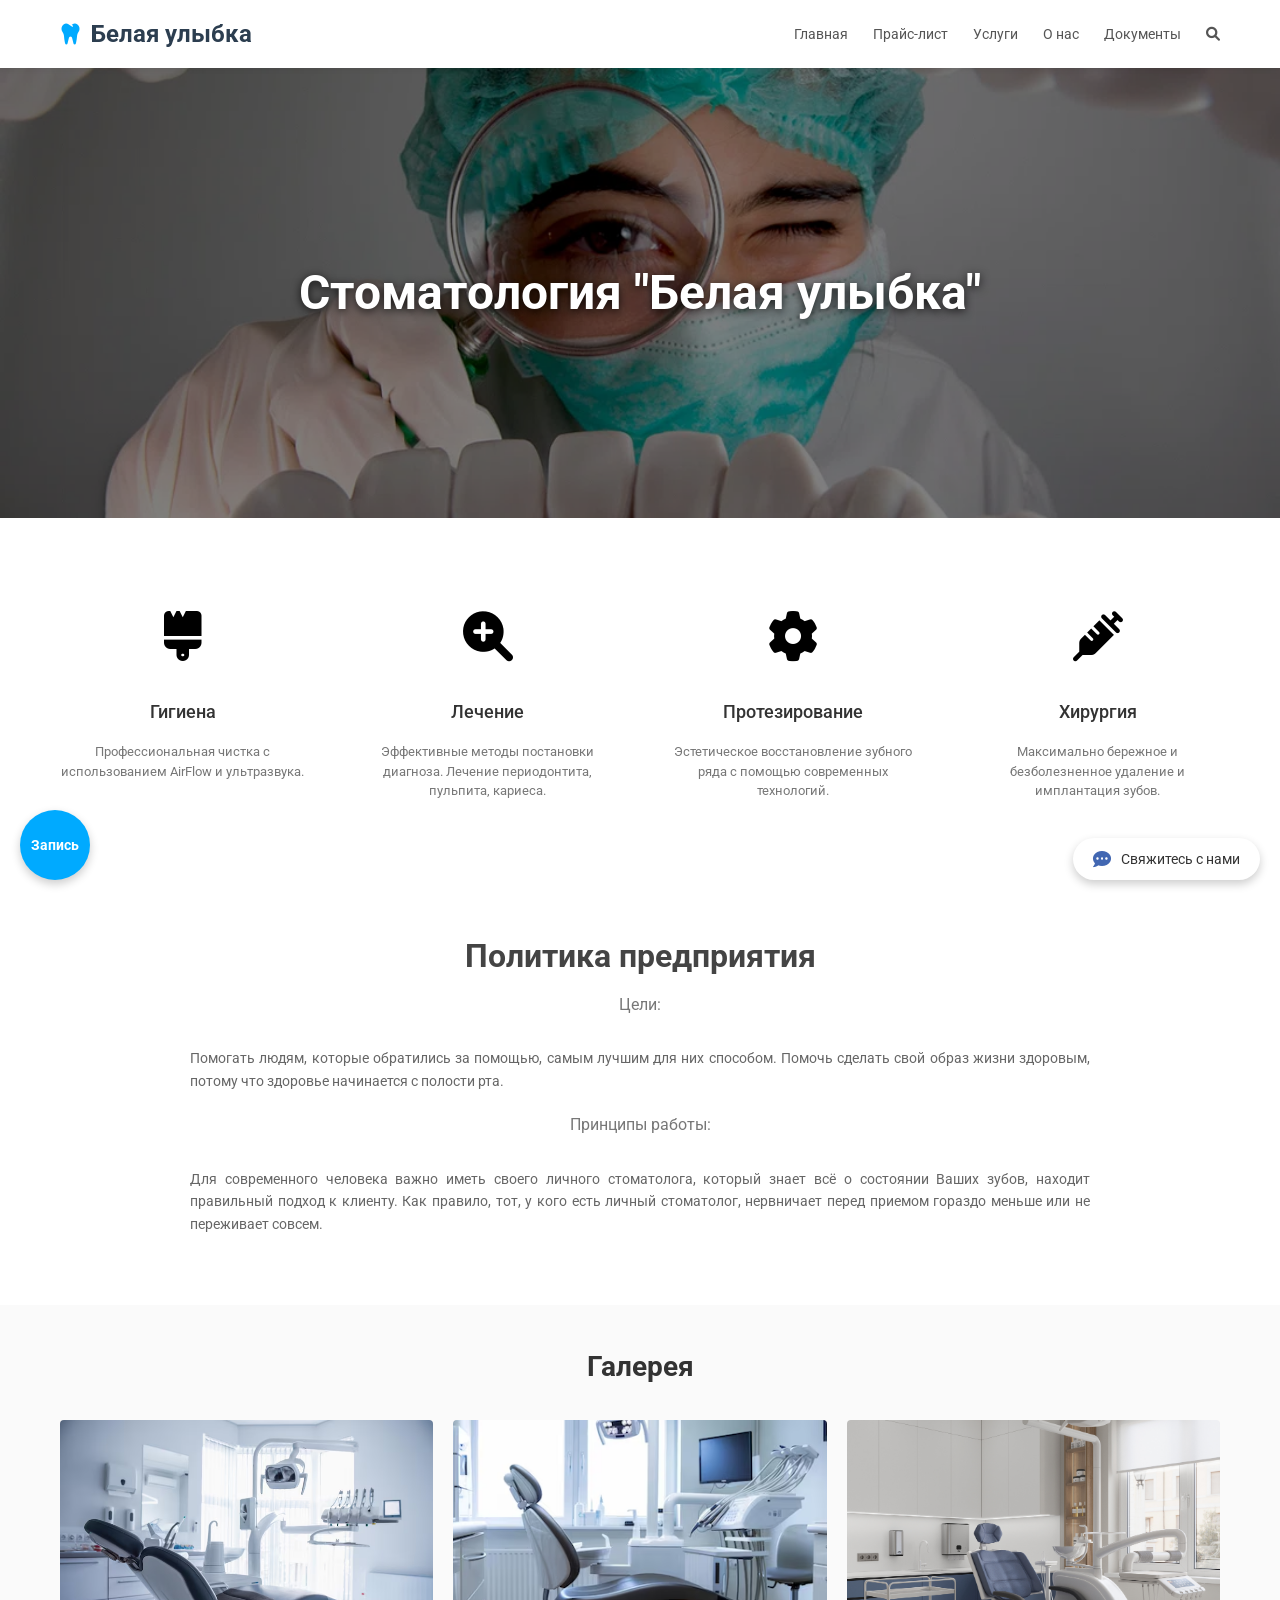
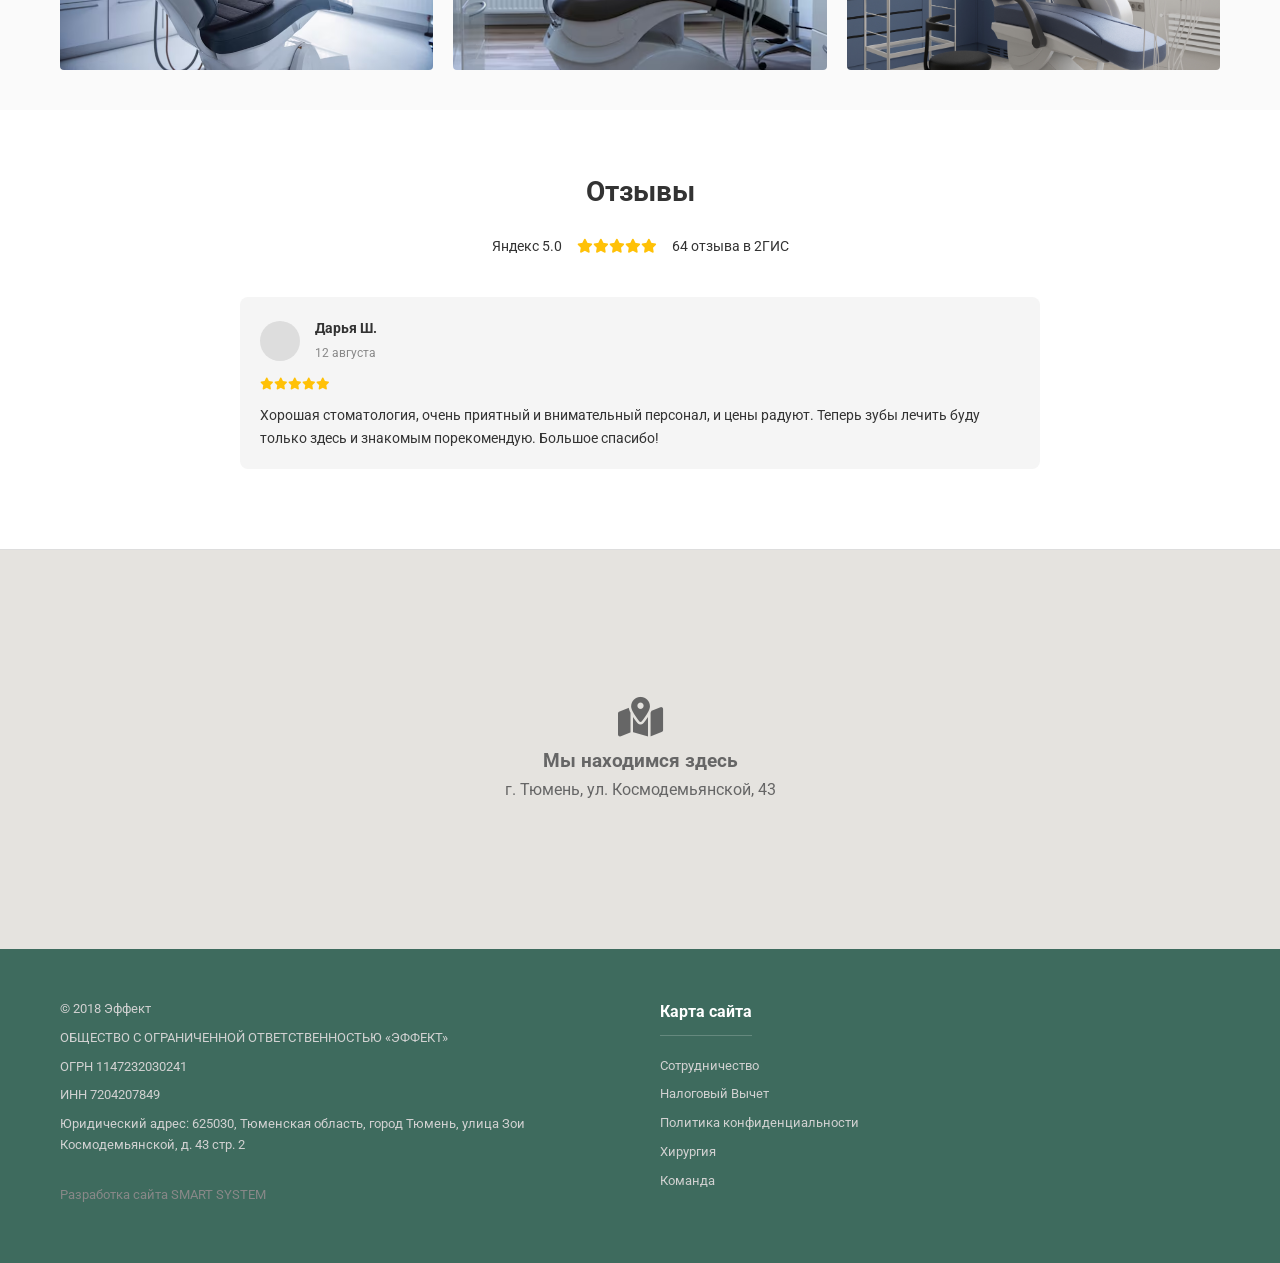
<file: сайт/index.html>
<!DOCTYPE html>
<html lang="ru">
<head>
    <meta charset="UTF-8">
    <meta name="viewport" content="width=device-width, initial-scale=1.0">
    <title>Стоматология "Белая улыбка"</title>
    <link href="https://fonts.googleapis.com/css2?family=Roboto:wght@300;400;500;700&display=swap" rel="stylesheet">
    <!-- Подключение иконок -->
    <link rel="stylesheet" href="https://cdnjs.cloudflare.com/ajax/libs/font-awesome/6.0.0/css/all.min.css">
    <!-- Подключение внешнего CSS -->
    <link rel="stylesheet" href="style.css">
</head>
<body>

    <!-- Шапка -->
    <header>
        <div class="container header-content">
            <div class="logo">
                <i class="fas fa-tooth"></i> Белая улыбка
            </div>
            <nav>
                <ul>
                    <li>Главная</li>
                    <li>Прайс-лист</li>
                    <li>Услуги</li>
                    <li>О нас</li>
                    <li>Документы</li>
                    <li><i class="fas fa-search"></i></li>
                </ul>
            </nav>
        </div>
    </header>

    <!-- Баннер с картинкой -->
    <section class="hero">
        <h1>Стоматология "Белая улыбка"</h1>
    </section>

    <!-- Услуги -->
    <section class="services container">
        <div class="services-grid">
            <div class="service-item">
                <div class="service-icon"><i class="fas fa-brush"></i></div>
                <h3>Гигиена</h3>
                <p>Профессиональная чистка с использованием AirFlow и ультразвука.</p>
            </div>
            <div class="service-item">
                <div class="service-icon"><i class="fas fa-search-plus"></i></div>
                <h3>Лечение</h3>
                <p>Эффективные методы постановки диагноза. Лечение периодонтита, пульпита, кариеса.</p>
            </div>
            <div class="service-item">
                <div class="service-icon"><i class="fas fa-cog"></i></div>
                <h3>Протезирование</h3>
                <p>Эстетическое восстановление зубного ряда с помощью современных технологий.</p>
            </div>
            <div class="service-item">
                <div class="service-icon"><i class="fas fa-syringe"></i></div>
                <h3>Хирургия</h3>
                <p>Максимально бережное и безболезненное удаление и имплантация зубов.</p>
            </div>
        </div>
    </section>

    <!-- Политика -->
    <section class="policy container">
        <h2>Политика предприятия</h2>
        <h4>Цели:</h4>
        <p>Помогать людям, которые обратились за помощью, самым лучшим для них способом. Помочь сделать свой образ жизни здоровым, потому что здоровье начинается с полости рта.</p>
        
        <h4>Принципы работы:</h4>
        <p>Для современного человека важно иметь своего личного стоматолога, который знает всё о состоянии Ваших зубов, находит правильный подход к клиенту. Как правило, тот, у кого есть личный стоматолог, нервничает перед приемом гораздо меньше или не переживает совсем.</p>
    </section>

    <!-- Галерея -->
    <section class="gallery">
        <div class="container">
            <h2>Галерея</h2>
            <div class="gallery-grid">
                <div class="gallery-item"><img src="images/11111.avif" alt="Кабинет 1"></div>
                <div class="gallery-item"><img src="images/2222222222.avif" alt="Кабинет 2"></div>
                <div class="gallery-item"><img src="images/3333333333.png" alt="Кабинет 3"></div>
            </div>
        </div>
    </section>

    <!-- Отзывы -->
    <section class="reviews container">
        <h2>Отзывы</h2>
        <div class="rating-summary">
            <span>Яндекс 5.0</span>
            <div class="stars">
                <i class="fas fa-star"></i><i class="fas fa-star"></i><i class="fas fa-star"></i><i class="fas fa-star"></i><i class="fas fa-star"></i>
            </div>
            <span>64 отзыва в 2ГИС</span>
        </div>

        <div class="review-card">
            <div class="review-header">
                <div class="avatar"></div>
                <div class="review-info">
                    <b>Дарья Ш.</b>
                    <span>12 августа</span>
                </div>
            </div>
            <div class="stars" style="font-size: 12px; margin-bottom: 10px;">
                <i class="fas fa-star"></i><i class="fas fa-star"></i><i class="fas fa-star"></i><i class="fas fa-star"></i><i class="fas fa-star"></i>
            </div>
            <p class="review-text">Хорошая стоматология, очень приятный и внимательный персонал, и цены радуют. Теперь зубы лечить буду только здесь и знакомым порекомендую. Большое спасибо!</p>
        </div>
    </section>

    <!-- Карта (Заглушка) -->
    <section class="map-section">
        <div class="map-placeholder">
            <i class="fas fa-map-marked-alt" style="font-size: 40px; margin-bottom: 10px;"></i>
            <h3>Мы находимся здесь</h3>
            <p>г. Тюмень, ул. Космодемьянской, 43</p>
        </div>
    </section>

    <!-- Подвал -->
    <footer>
        <div class="container footer-grid">
            <div class="footer-col">
                <p>© 2018 Эффект</p>
                <p>ОБЩЕСТВО С ОГРАНИЧЕННОЙ ОТВЕТСТВЕННОСТЬЮ «ЭФФЕКТ»</p>
                <p>ОГРН 1147232030241</p>
                <p>ИНН 7204207849</p>
                <p>Юридический адрес: 625030, Тюменская область, город Тюмень, улица Зои Космодемьянской, д. 43 стр. 2</p>
                <br>
                <p style="color: #888;">Разработка сайта SMART SYSTEM</p>
            </div>
            <div class="footer-col">
                <h4>Карта сайта</h4>
                <ul>
                    <li>Сотрудничество</li>
                    <li>Налоговый Вычет</li>
                    <li>Политика конфиденциальности</li>
                    <li>Хирургия</li>
                    <li>Команда</li>
                </ul>
            </div>
        </div>
    </footer>

    <!-- Плавающие кнопки -->
    <div class="fixed-btn btn-appointment">
        Запись
    </div>

    <div class="fixed-btn btn-chat">
        <i class="fas fa-comment-dots"></i>
        Свяжитесь с нами
    </div>

</body>
</html>
</file>
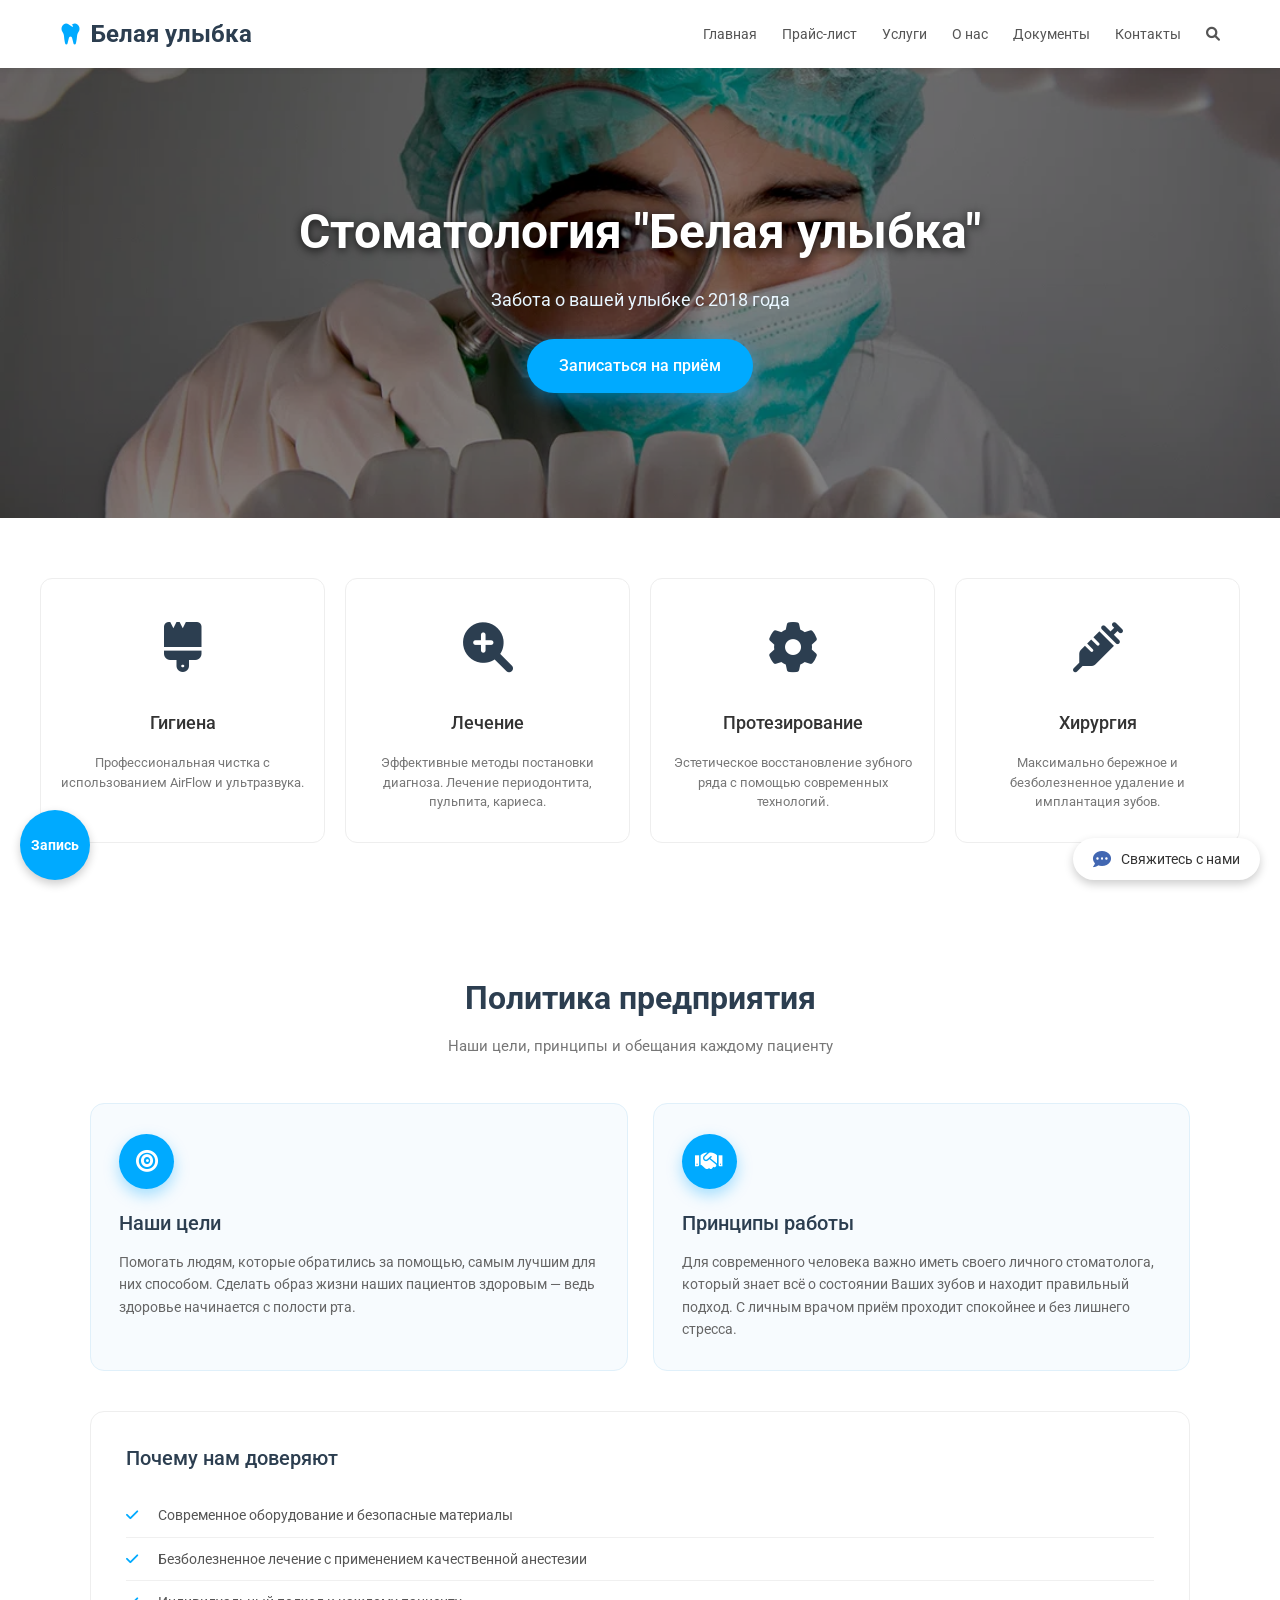
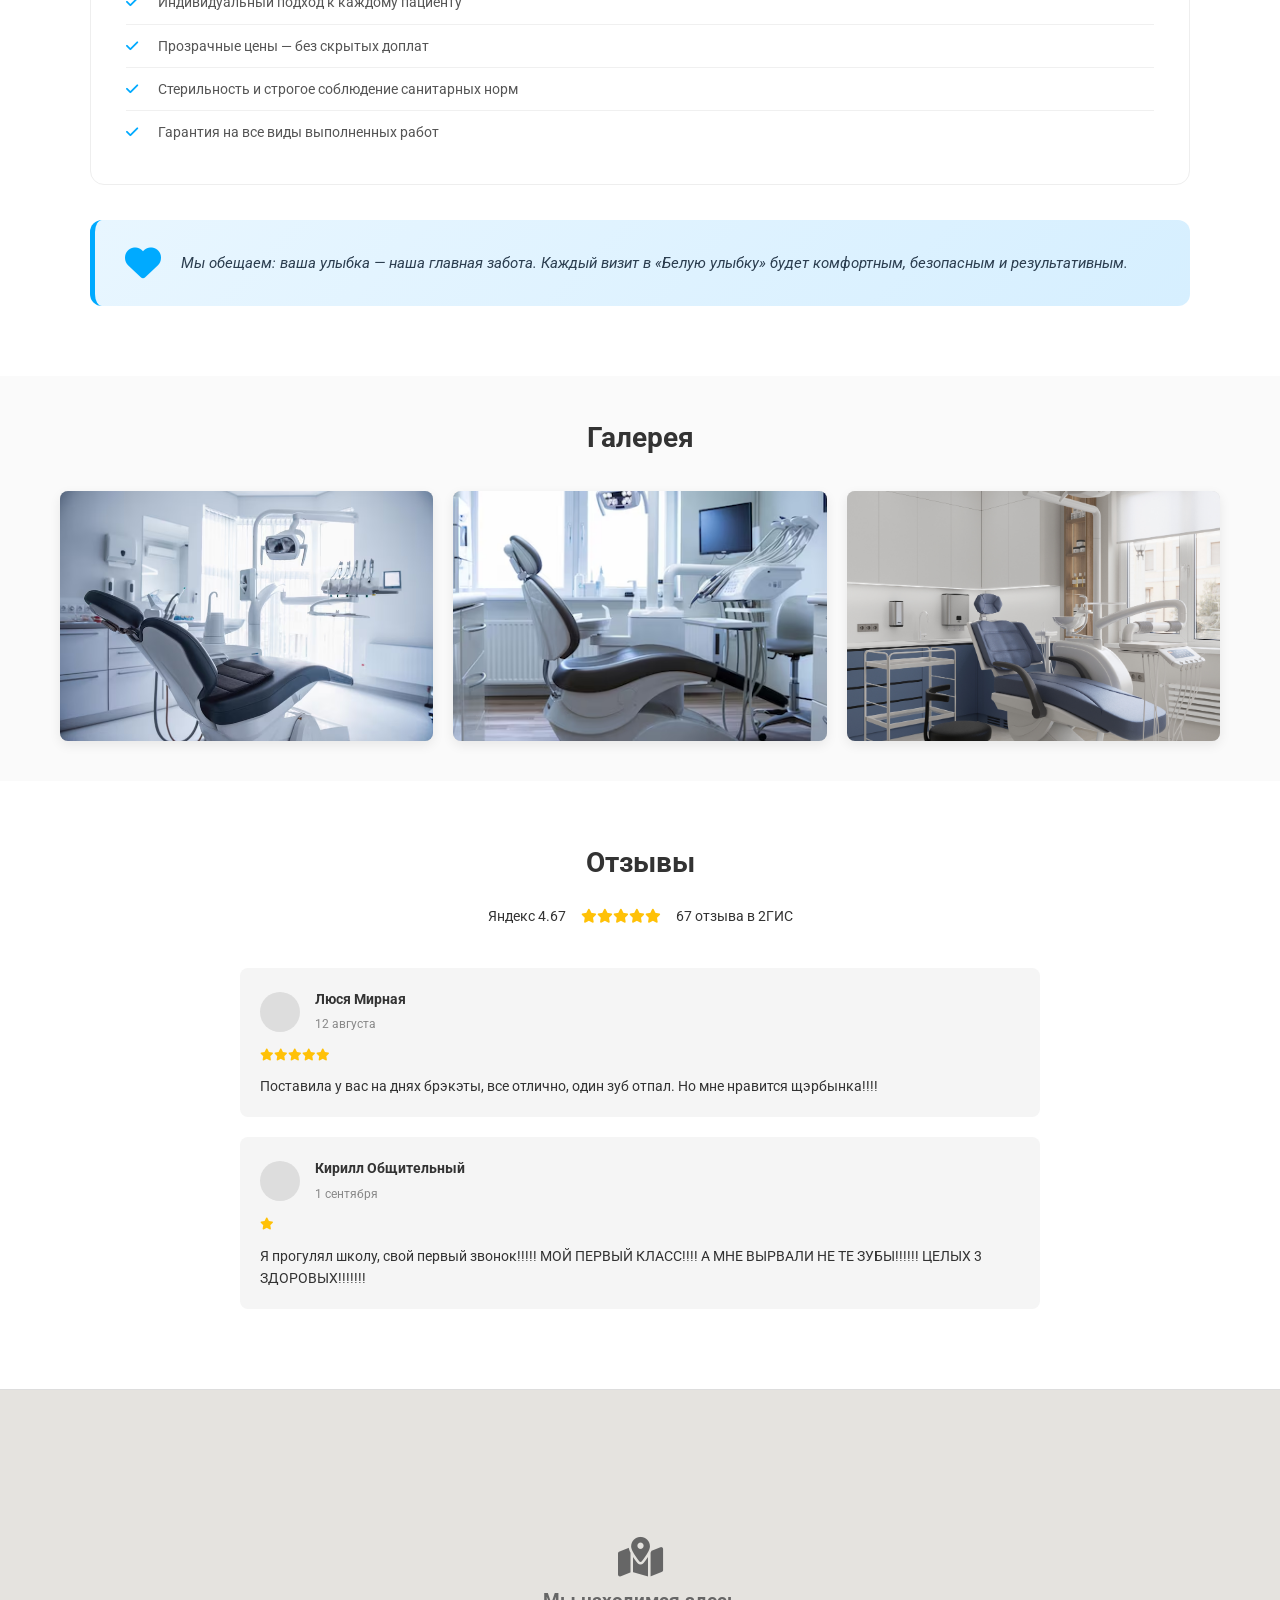
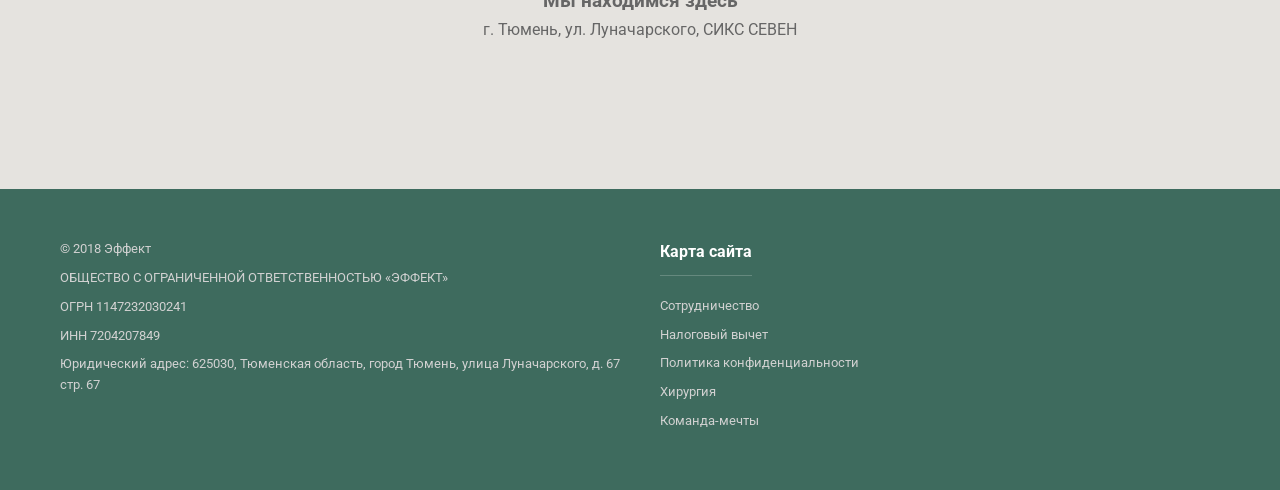
<file: сайт — копия/sitrre2.html>
<!DOCTYPE html>
<html lang="ru">
<head>
    <meta charset="UTF-8">
    <meta name="viewport" content="width=device-width, initial-scale=1.0">
    <title>Стоматология "Белая улыбка"</title>
    <link href="https://fonts.googleapis.com/css2?family=Roboto:wght@300;400;500;700&display=swap" rel="stylesheet">
    <link rel="stylesheet" href="https://cdnjs.cloudflare.com/ajax/libs/font-awesome/6.0.0/css/all.min.css">
    <link rel="stylesheet" href="style2.css">
</head>
<body>

    <!-- === ШАПКА === -->
    <header>
        <div class="container header-content">
            <div class="logo">
                <i class="fas fa-tooth"></i> Белая улыбка
            </div>
            <nav>
                <ul>
                    <li>Главная</li>
                    <li>Прайс-лист</li>
                    <li>Услуги</li>
                    <li>О нас</li>
                    <li>Документы</li>
                    <li>Контакты</li>    <!-- Новый пункт меню -->
                    <li><i class="fas fa-search"></i></li>
                </ul>
            </nav>
        </div>
    </header>

    <!-- === HERO + кнопка === -->
    <section class="hero">
        <div class="hero-content">
            <h1>Стоматология "Белая улыбка"</h1>
            <p>Забота о вашей улыбке с 2018 года</p>
            <a href="#" class="hero-btn">Записаться на приём</a>
        </div>
    </section>

    <!-- === УСЛУГИ === -->
    <section class="services container">
        <div class="services-grid">
            <div class="service-item">
                <div class="service-icon"><i class="fas fa-brush"></i></div>
                <h3>Гигиена</h3>
                <p>Профессиональная чистка с использованием AirFlow и ультразвука.</p>
            </div>
            <div class="service-item">
                <div class="service-icon"><i class="fas fa-search-plus"></i></div>
                <h3>Лечение</h3>
                <p>Эффективные методы постановки диагноза. Лечение периодонтита, пульпита, кариеса.</p>
            </div>
            <div class="service-item">
                <div class="service-icon"><i class="fas fa-cog"></i></div>
                <h3>Протезирование</h3>
                <p>Эстетическое восстановление зубного ряда с помощью современных технологий.</p>
            </div>
            <div class="service-item">
                <div class="service-icon"><i class="fas fa-syringe"></i></div>
                <h3>Хирургия</h3>
                <p>Максимально бережное и безболезненное удаление и имплантация зубов.</p>
            </div>
        </div>
    </section>

    <!-- === Расширенный блок "Политики" === -->
    <section class="policy container">
        <h2>Политика предприятия</h2>
        <p class="subtitle">Наши цели, принципы и обещания каждому пациенту</p>

        <div class="policy-grid">

            <div class="policy-card">
                <div class="card-icon"><i class="fas fa-bullseye"></i></div>
                <h3>Наши цели</h3>
                <p>Помогать людям, которые обратились за помощью, самым лучшим для них способом. Сделать образ жизни наших пациентов здоровым — ведь здоровье начинается с полости рта.</p>
            </div>

            <div class="policy-card">
                <div class="card-icon"><i class="fas fa-handshake"></i></div>
                <h3>Принципы работы</h3>
                <p>Для современного человека важно иметь своего личного стоматолога, который знает всё о состоянии Ваших зубов и находит правильный подход. С личным врачом приём проходит спокойнее и без лишнего стресса.</p>
            </div>

        </div>

        <div class="policy-list">
            <h3>Почему нам доверяют</h3>
            <ul>
                <li>Современное оборудование и безопасные материалы</li>
                <li>Безболезненное лечение с применением качественной анестезии</li>
                <li>Индивидуальный подход к каждому пациенту</li>
                <li>Прозрачные цены — без скрытых доплат</li>
                <li>Стерильность и строгое соблюдение санитарных норм</li>
                <li>Гарантия на все виды выполненных работ</li>
            </ul>
        </div>

        <div class="policy-promise">
            <i class="fas fa-heart"></i>
            <p>Мы обещаем: ваша улыбка — наша главная забота. Каждый визит в «Белую улыбку» будет комфортным, безопасным и результативным.</p>
        </div>
    </section>

    <!--  ГАЛЕРЕЯ + добавлена анимация-->
    <section class="gallery">
        <div class="container">
            <h2>Галерея</h2>
            <div class="gallery-grid">
                <div class="gallery-item"><img src="images/11111.avif" alt="Кабинет 1"></div>
                <div class="gallery-item"><img src="images/2222222222.avif" alt="Кабинет 2"></div>
                <div class="gallery-item"><img src="images/3333333333.png" alt="Кабинет 3"></div>
            </div>
        </div>
    </section>

    <!-- === ОТЗЫВЫ === -->
    <section class="reviews container">
        <h2>Отзывы</h2>
        <div class="rating-summary">
            <span>Яндекс 4.67</span>
            <div class="stars">
                <i class="fas fa-star"></i><i class="fas fa-star"></i><i class="fas fa-star"></i><i class="fas fa-star"></i><i class="fas fa-star"></i>
            </div>
            <span>67 отзыва в 2ГИС</span>
        </div>

        <div class="review-card">
            <div class="review-header">
                <div class="avatar"></div>
                <div class="review-info">
                    <b>Люся Мирная</b>
                    <span>12 августа</span>
                </div>
            </div>
            <div class="stars" style="font-size: 12px; margin-bottom: 10px;">
                <i class="fas fa-star"></i><i class="fas fa-star"></i><i class="fas fa-star"></i><i class="fas fa-star"></i><i class="fas fa-star"></i>
            </div>
            <p class="review-text">Поставила у вас на днях брэкэты, все отлично, один зуб отпал. Но мне нравится щэрбынка!!!!</p>
        </div>
  <!-- === новый отзыв === -->
        <div class="review-card">
            <div class="review-header">
                <div class="avatar"></div>
                <div class="review-info">
                    <b>Кирилл Общительный</b>
                    <span>1 сентября</span>
                </div>
            </div>
            <div class="stars" style="font-size: 12px; margin-bottom: 10px;">
                <i class="fas fa-star"></i>
            </div>
            <p class="review-text">Я прогулял школу, свой первый звонок!!!!! МОЙ ПЕРВЫЙ КЛАСС!!!! А МНЕ ВЫРВАЛИ НЕ ТЕ ЗУБЫ!!!!!! ЦЕЛЫХ 3 ЗДОРОВЫХ!!!!!!!</p>
        </div>
    </section>

    <!-- === КАРТА === -->
    <section class="map-section">
        <div class="map-placeholder">
            <i class="fas fa-map-marked-alt" style="font-size: 40px; margin-bottom: 10px;"></i>
            <h3>Мы находимся здесь</h3>
            <p>г. Тюмень, ул. Луначарского, СИКС СЕВЕН</p>
        </div>
    </section>

    <!-- === ПОДВАЛ === -->
    <footer>
        <div class="container footer-grid">
            <div class="footer-col">
                <p>© 2018 Эффект</p>
                <p>ОБЩЕСТВО С ОГРАНИЧЕННОЙ ОТВЕТСТВЕННОСТЬЮ «ЭФФЕКТ»</p>
                <p>ОГРН 1147232030241</p>
                <p>ИНН 7204207849</p>
                <p>Юридический адрес: 625030, Тюменская область, город Тюмень, улица Луначарского, д. 67 стр. 67</p>
            </div>
            <div class="footer-col">
                <h4>Карта сайта</h4>
                <ul>
                    <li>Сотрудничество</li>
                    <li>Налоговый вычет</li>
                    <li>Политика конфиденциальности</li>
                    <li>Хирургия</li>
                    <li>Команда-мечты</li>
                </ul>
            </div>
        </div>
    </footer>

    <!-- === ПЛАВАЮЩИЕ КНОПКИ === -->
    <div class="fixed-btn btn-appointment">Запись</div>
    <div class="fixed-btn btn-chat">
        <i class="fas fa-comment-dots"></i>
        Свяжитесь с нами
    </div>

</body>
</html>
</file>
<file: сайт/style.css>
/* --- Общие настройки --- */
* { box-sizing: border-box; margin: 0; padding: 0; }
body { font-family: 'Roboto', sans-serif; color: #333; line-height: 1.6; background-color: #fff; }
a { text-decoration: none; color: inherit; }
ul { list-style: none; }
.container { max-width: 1200px; margin: 0 auto; padding: 0 20px; }

/* --- Шапка --- */
header { background: #fff; padding: 15px 0; box-shadow: 0 2px 5px rgba(0,0,0,0.05); position: sticky; top: 0; z-index: 1000; }
.header-content { display: flex; justify-content: space-between; align-items: center; }
.logo { font-size: 24px; font-weight: bold; color: #2c3e50; display: flex; align-items: center; gap: 10px; }
.logo i { color: #00aaff; }
nav ul { display: flex; gap: 25px; font-size: 14px; color: #555; }
nav ul li:hover { color: #00aaff; cursor: pointer; }

/* --- Баннер --- */
.hero {
    width: 100%;
    height: 450px;
    background-image: url('images/dfgdgdg.webp'); 
    background-color: #ccc;
    background-size: cover;
    background-position: center;
    background-repeat: no-repeat;
    display: flex;
    justify-content: center;
    align-items: center;
    text-align: center;
    position: relative;
}

/* Затемняющий слой, чтобы текст был читаемым */
.hero::before {
    content: '';
    position: absolute;
    top: 0; left: 0; right: 0; bottom: 0;
    background: rgba(0, 0, 0, 0.5);
    z-index: 1;
}

.hero h1 {
    position: relative;
    color: #fff;
    font-size: 48px;
    font-weight: 700;
    text-shadow: 0 2px 10px rgba(0,0,0,0.8);
    z-index: 2;
    padding: 0 20px;
}

/* --- Услуги --- */
.services { padding: 60px 0; text-align: center; }
.services-grid { display: flex; justify-content: space-between; flex-wrap: wrap; gap: 20px; }
.service-item { flex: 1; min-width: 200px; padding: 20px; }
.service-icon { font-size: 50px; margin-bottom: 20px; color: #000; }
.service-item h3 { font-size: 18px; margin-bottom: 15px; font-weight: 500; }
.service-item p { font-size: 13px; color: #777; line-height: 1.5; }

/* --- Политика --- */
.policy { padding: 50px 0; text-align: center; max-width: 900px; margin: 0 auto; }
.policy h2 { font-size: 32px; margin-bottom: 10px; color: #444; }
.policy h4 { font-weight: normal; color: #777; margin-bottom: 30px; }
.policy p { font-size: 14px; color: #666; margin-bottom: 20px; text-align: justify; }

/* --- Галерея --- */
.gallery { padding: 40px 0; background-color: #fafafa; }
.gallery h2 { text-align: center; margin-bottom: 30px; font-size: 28px; }
.gallery-grid { display: flex; gap: 20px; }
.gallery-item { flex: 1; height: 250px; background-color: #ddd; border-radius: 4px; overflow: hidden; }
.gallery-item img { width: 100%; height: 100%; object-fit: cover; transition: transform 0.3s; }
.gallery-item img:hover { transform: scale(1.05); }

/* --- Отзывы --- */
.reviews { padding: 60px 0; text-align: center; }
.reviews h2 { margin-bottom: 20px; font-size: 28px; }
.rating-summary { display: flex; justify-content: center; align-items: center; gap: 15px; margin-bottom: 40px; font-size: 14px; }
.stars { color: #ffc107; }
.review-card { background: #f5f5f5; border-radius: 8px; padding: 20px; max-width: 800px; margin: 0 auto 20px; text-align: left; }
.review-header { display: flex; align-items: center; margin-bottom: 10px; }
.avatar { width: 40px; height: 40px; border-radius: 50%; background-color: #ddd; margin-right: 15px; }
.review-info b { display: block; font-size: 14px; }
.review-info span { font-size: 12px; color: #888; }
.review-text { font-size: 14px; color: #333; }

/* --- Карта --- */
.map-section { width: 100%; height: 400px; background-color: #e5e3df; display: flex; justify-content: center; align-items: center; border-top: 1px solid #ddd; }
.map-placeholder { text-align: center; color: #666; }

/* --- Подвал --- */
footer { background-color: #3e6b5e; color: #fff; padding: 50px 0; font-size: 13px; }
.footer-grid { display: flex; justify-content: space-between; flex-wrap: wrap; gap: 40px; }
.footer-col { flex: 1; min-width: 250px; }
.footer-col h4 { font-size: 16px; margin-bottom: 20px; border-bottom: 1px solid rgba(255,255,255,0.2); padding-bottom: 10px; display: inline-block; }
.footer-col ul li { margin-bottom: 8px; color: #d1d1d1; cursor: pointer; }
.footer-col ul li:hover { color: #fff; }
.footer-col p { margin-bottom: 8px; color: #d1d1d1; }

/* --- Плавающие кнопки --- */
.fixed-btn { position: fixed; bottom: 20px; z-index: 2000; cursor: pointer; box-shadow: 0 4px 10px rgba(0,0,0,0.2); }
.btn-appointment { left: 20px; width: 70px; height: 70px; background-color: #00aaff; border-radius: 50%; color: #fff; display: flex; justify-content: center; align-items: center; font-size: 14px; font-weight: bold; text-align: center; line-height: 1.2; }
.btn-chat { right: 20px; background-color: #fff; padding: 10px 20px; border-radius: 30px; display: flex; align-items: center; gap: 10px; font-size: 14px; color: #333; }
.btn-chat i { color: #4267B2; font-size: 18px; }

/* --- Адаптив для телефонов --- */
@media (max-width: 768px) {
    .header-content { flex-direction: column; gap: 15px; }
    nav ul { flex-wrap: wrap; justify-content: center; gap: 15px; }
    .hero h1 { font-size: 28px; }
    .services-grid, .gallery-grid { flex-direction: column; }
    .footer-grid { flex-direction: column; gap: 20px; }
}
</file>
<file: сайт — копия/style2.css>
/* =========================================================
   ОБЩИЕ НАСТРОЙКИ
   ========================================================= */
* { box-sizing: border-box; margin: 0; padding: 0; }
body { font-family: 'Roboto', sans-serif; color: #333; line-height: 1.6; background-color: #fff; }
a { text-decoration: none; color: inherit; }
ul { list-style: none; }
.container { max-width: 1200px; margin: 0 auto; padding: 0 20px; }

/* =========================================================
   ШАПКА
   ========================================================= */
header { background: #fff; padding: 15px 0; box-shadow: 0 2px 5px rgba(0,0,0,0.05); position: sticky; top: 0; z-index: 1000; }
.header-content { display: flex; justify-content: space-between; align-items: center; }
.logo { font-size: 24px; font-weight: bold; color: #2c3e50; display: flex; align-items: center; gap: 10px; }
.logo i { color: #00aaff; }

nav ul { display: flex; gap: 25px; font-size: 14px; color: #555; }
nav ul li { position: relative; transition: color .3s; }
nav ul li:hover { color: #00aaff; cursor: pointer; }

nav ul li:not(:last-child)::after {
    content: '';
    position: absolute;
    left: 0; bottom: -5px;
    width: 0; height: 2px;
    background: #00aaff;
    transition: width .3s;
}
nav ul li:not(:last-child):hover::after { width: 100%; }

/* =========================================================
   HERO
   ========================================================= */
.hero {
    width: 100%;
    height: 450px;
    background-image: url('images/dfgdgdg.webp');
    background-color: #ccc;
    background-size: cover;
    background-position: center;
    background-repeat: no-repeat;
    display: flex;
    justify-content: center;
    align-items: center;
    text-align: center;
    position: relative;
    overflow: hidden;
}

.hero::before {
    content: '';
    position: absolute; inset: 0;
    background: rgba(0, 0, 0, 0.5);
    z-index: 1;
}

.hero-content { position: relative; z-index: 2; padding: 0 20px; }

.hero h1 {
    color: #fff;
    font-size: 48px;
    font-weight: 700;
    text-shadow: 0 2px 10px rgba(0,0,0,0.8);
    animation: fadeUp 1s ease-out both;
}

.hero p {
    color: #e8f6ff;
    font-size: 18px;
    margin: 15px 0 25px;
    animation: fadeUp 1s ease-out .2s both;
}

.hero-btn {
    display: inline-block;
    background: #00aaff;
    color: #fff;
    padding: 14px 32px;
    border-radius: 30px;
    font-weight: 500;
    font-size: 16px;
    box-shadow: 0 6px 20px rgba(0,170,255,0.5);
    animation: fadeUp 1s ease-out .4s both;
    transition: background .3s, transform .3s;
}
.hero-btn:hover { background: #0090dd; transform: translateY(-2px); }

@keyframes fadeUp {
    from { opacity: 0; transform: translateY(30px); }
    to   { opacity: 1; transform: translateY(0); }
}

/* =========================================================
   УСЛУГИ
   ========================================================= */
.services { padding: 60px 0; text-align: center; }
.services-grid { display: flex; justify-content: space-between; flex-wrap: wrap; gap: 20px; }

.service-item {
    flex: 1;
    min-width: 200px;
    padding: 30px 20px;
    border-radius: 12px;
    background: #fff;
    border: 1px solid #eee;
    transition: transform .35s, box-shadow .35s, border-color .35s;
    cursor: pointer;
}
/* == Hover для карточек услуг == */
.service-item:hover {
    transform: translateY(-10px);
    box-shadow: 0 18px 35px rgba(0,170,255,0.18);
    border-color: #00aaff;
}

.service-icon {
    font-size: 50px;
    margin-bottom: 20px;
    color: #2c3e50;
    transition: color .35s, transform .35s;
    display: inline-block;
}
.service-item:hover .service-icon {
    color: #00aaff;
    transform: scale(1.15) rotate(-8deg);
}

.service-item h3 { font-size: 18px; margin-bottom: 15px; font-weight: 500; }
.service-item p { font-size: 13px; color: #777; line-height: 1.5; }

/* == ПОЛИТИКА (расширенная) == */
.policy { padding: 70px 0; max-width: 1100px; margin: 0 auto; text-align: center; }
.policy h2 { font-size: 32px; margin-bottom: 10px; color: #2c3e50; }
.policy .subtitle { font-weight: normal; color: #777; margin-bottom: 45px; font-size: 15px; }

.policy-grid {
    display: flex;
    gap: 25px;
    flex-wrap: wrap;
    margin-bottom: 40px;
    text-align: left;
}
.policy-card {
    flex: 1;
    min-width: 280px;
    background: #f7fbfe;
    border: 1px solid #e0f0fa;
    border-radius: 14px;
    padding: 30px 28px;
    transition: transform .3s, box-shadow .3s, border-color .3s;
}
.policy-card:hover {
    transform: translateY(-6px);
    box-shadow: 0 14px 30px rgba(0,170,255,0.12);
    border-color: #00aaff;
}
.policy-card .card-icon {
    width: 55px; height: 55px;
    background: #00aaff;
    color: #fff;
    border-radius: 50%;
    display: flex; align-items: center; justify-content: center;
    font-size: 22px;
    margin-bottom: 18px;
    box-shadow: 0 6px 15px rgba(0,170,255,0.35);
}
.policy-card h3 {
    font-size: 20px;
    margin-bottom: 12px;
    color: #2c3e50;
    font-weight: 500;
}
.policy-card p {
    font-size: 14px;
    color: #666;
    line-height: 1.6;
}

.policy-list {
    background: #fff;
    border: 1px solid #eee;
    border-radius: 14px;
    padding: 30px 35px;
    margin-bottom: 35px;
    text-align: left;
}
.policy-list h3 {
    font-size: 20px;
    margin-bottom: 20px;
    color: #2c3e50;
    font-weight: 500;
}
.policy-list ul li {
    font-size: 14px;
    color: #555;
    padding: 10px 0 10px 32px;
    position: relative;
    border-bottom: 1px solid #f0f0f0;
}
.policy-list ul li:last-child { border-bottom: none; }
.policy-list ul li::before {
    content: '\f00c';
    font-family: 'Font Awesome 6 Free';
    font-weight: 900;
    color: #00aaff;
    position: absolute;
    left: 0; top: 10px;
    font-size: 14px;
}

.policy-promise {
    background: linear-gradient(135deg, #e8f6ff 0%, #d6efff 100%);
    border-left: 5px solid #00aaff;
    border-radius: 12px;
    padding: 25px 30px;
    text-align: left;
    display: flex;
    align-items: center;
    gap: 20px;
}
.policy-promise i {
    font-size: 36px;
    color: #00aaff;
    flex-shrink: 0;
}
.policy-promise p {
    font-size: 15px;
    color: #2c3e50;
    font-style: italic;
    margin: 0;
}

/* == ГАЛЕРЕЯ == */
.gallery { padding: 40px 0; background-color: #fafafa; }
.gallery h2 { text-align: center; margin-bottom: 30px; font-size: 28px; }
.gallery-grid { display: flex; gap: 20px; }

.gallery-item {
    flex: 1;
    height: 250px;
    background-color: #ddd;
    border-radius: 8px;
    overflow: hidden;
    box-shadow: 0 4px 12px rgba(0,0,0,0.08);
}
.gallery-item img {
    width: 100%; height: 100%;
    object-fit: cover;
    transition: transform .5s;
}
.gallery-item:hover img { transform: scale(1.1); }

/* == ОТЗЫВЫ == */
.reviews { padding: 60px 0; text-align: center; }
.reviews h2 { margin-bottom: 20px; font-size: 28px; }
.rating-summary { display: flex; justify-content: center; align-items: center; gap: 15px; margin-bottom: 40px; font-size: 14px; }
.stars { color: #ffc107; }

.review-card {
    background: #f5f5f5;
    border-radius: 8px;
    padding: 20px;
    max-width: 800px;
    margin: 0 auto 20px;
    text-align: left;
    transition: transform .3s, box-shadow .3s;
}
.review-card:hover {
    transform: translateY(-3px);
    box-shadow: 0 10px 25px rgba(0,0,0,0.08);
}
.review-header { display: flex; align-items: center; margin-bottom: 10px; }
.avatar { width: 40px; height: 40px; border-radius: 50%; background-color: #ddd; margin-right: 15px; }
.review-info b { display: block; font-size: 14px; }
.review-info span { font-size: 12px; color: #888; }
.review-text { font-size: 14px; color: #333; }

/* == КАРТА == */
.map-section {
    width: 100%; height: 400px;
    background-color: #e5e3df;
    display: flex; justify-content: center; align-items: center;
    border-top: 1px solid #ddd;
}
.map-placeholder { text-align: center; color: #666; }

/* == ПОДВАЛ == */
footer { background-color: #3e6b5e; color: #fff; padding: 50px 0; font-size: 13px; }
.footer-grid { display: flex; justify-content: space-between; flex-wrap: wrap; gap: 40px; }
.footer-col { flex: 1; min-width: 250px; }
.footer-col h4 {
    font-size: 16px;
    margin-bottom: 20px;
    border-bottom: 1px solid rgba(255,255,255,0.2);
    padding-bottom: 10px;
    display: inline-block;
}
.footer-col ul li {
    margin-bottom: 8px;
    color: #d1d1d1;
    cursor: pointer;
    transition: color .2s, transform .2s;
}
.footer-col ul li:hover { color: #fff; transform: translateX(3px); }
.footer-col p { margin-bottom: 8px; color: #d1d1d1; }

/* == ПЛАВАЮЩИЕ КНОПКИ == */
.fixed-btn {
    position: fixed; bottom: 20px;
    z-index: 2000; cursor: pointer;
    box-shadow: 0 4px 10px rgba(0,0,0,0.2);
}
.btn-appointment {
    left: 20px;
    width: 70px; height: 70px;
    background-color: #00aaff;
    border-radius: 50%;
    color: #fff;
    display: flex; justify-content: center; align-items: center;
    font-size: 14px; font-weight: bold;
    text-align: center; line-height: 1.2;
    transition: transform .3s, background .3s;
}
.btn-appointment:hover { background: #0090dd; transform: scale(1.1); }

.btn-chat {
    right: 20px;
    background-color: #fff;
    padding: 10px 20px;
    border-radius: 30px;
    display: flex; align-items: center; gap: 10px;
    font-size: 14px; color: #333;
    transition: transform .3s;
}
.btn-chat:hover { transform: translateY(-3px); }
.btn-chat i { color: #4267B2; font-size: 18px; }

/* =========================================================
   АДАПТИВ
   ========================================================= */
@media (max-width: 768px) {
    .header-content { flex-direction: column; gap: 15px; }
    nav ul { flex-wrap: wrap; justify-content: center; gap: 15px; }
    .hero h1 { font-size: 28px; }
    .hero p { font-size: 15px; }
    .services-grid, .gallery-grid { flex-direction: column; }
    .footer-grid { flex-direction: column; gap: 20px; }
    .policy-promise { flex-direction: column; text-align: center; }
}
</file>
